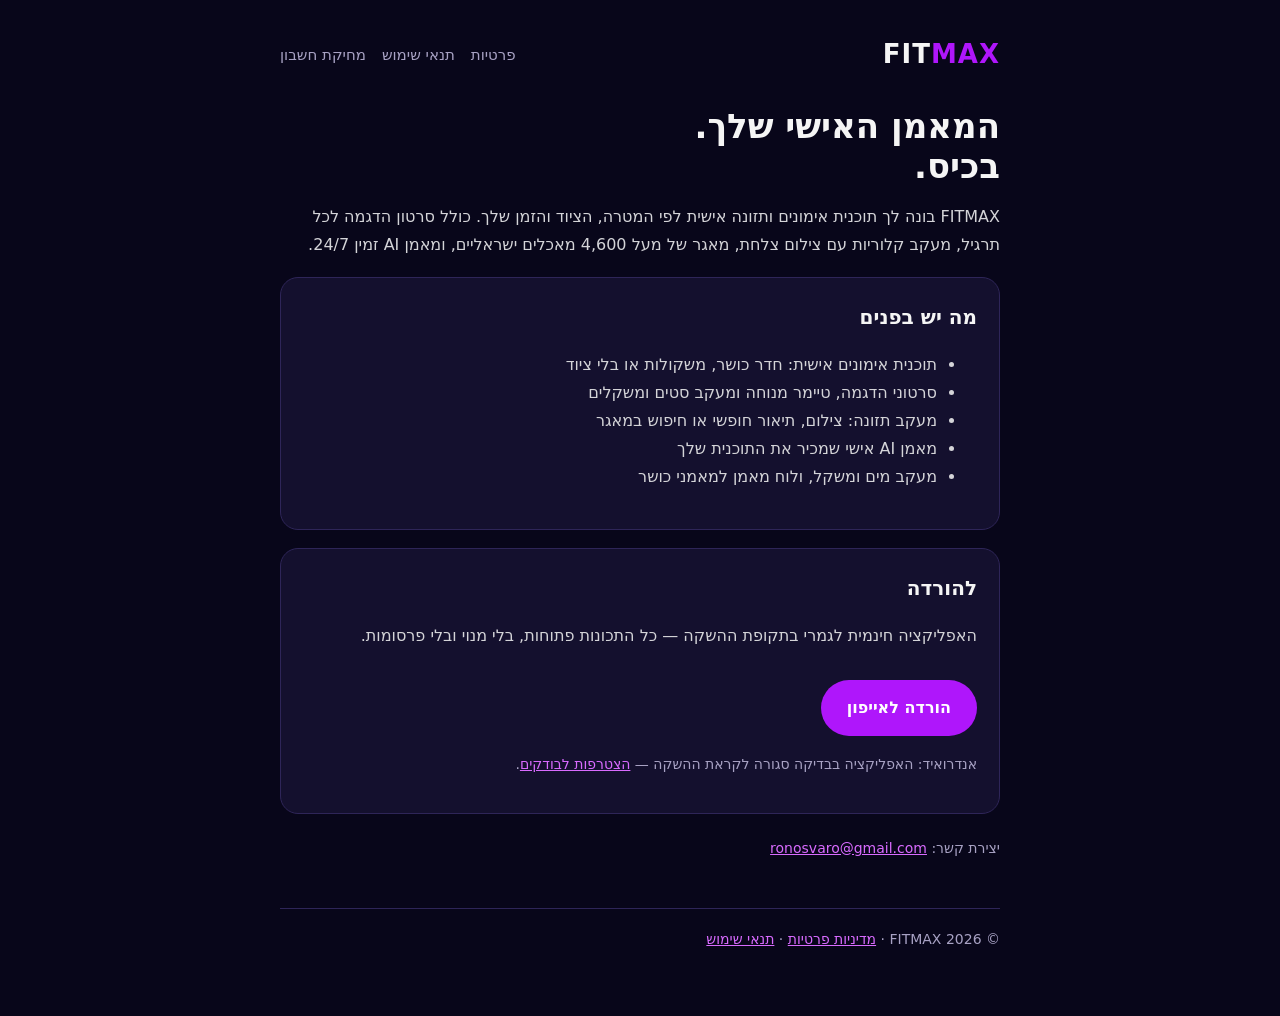
<file: index.html>
<!doctype html>
<html lang="he" dir="rtl">
<head>
<meta charset="utf-8"><meta name="viewport" content="width=device-width,initial-scale=1">
<title>FITMAX | מאמן הכושר האישי שלך</title>
<meta name="description" content="FITMAX: תוכנית אימונים ותזונה אישית, מאמן AI וסרטוני הדגמה לכל תרגיל.">
<link rel="stylesheet" href="style.css">
</head>
<body><div class="wrap">
<header><a class="brand" href="index.html">FIT<span>MAX</span></a><nav><a href="privacy.html">פרטיות</a><a href="terms.html">תנאי שימוש</a><a href="delete-account.html">מחיקת חשבון</a></nav></header>
<h1>המאמן האישי שלך.<br>בכיס.</h1>
<p>FITMAX בונה לך תוכנית אימונים ותזונה אישית לפי המטרה, הציוד והזמן שלך. כולל סרטון הדגמה לכל תרגיל, מעקב קלוריות עם צילום צלחת, מאגר של מעל 4,600 מאכלים ישראליים, ומאמן AI זמין 24/7.</p>
<div class="card">
<h2>מה יש בפנים</h2>
<ul>
<li>תוכנית אימונים אישית: חדר כושר, משקולות או בלי ציוד</li>
<li>סרטוני הדגמה, טיימר מנוחה ומעקב סטים ומשקלים</li>
<li>מעקב תזונה: צילום, תיאור חופשי או חיפוש במאגר</li>
<li>מאמן AI אישי שמכיר את התוכנית שלך</li>
<li>מעקב מים ומשקל, ולוח מאמן למאמני כושר</li>
</ul>
</div>
<div class="card" id="get">
<h2>להורדה</h2>
<p>האפליקציה חינמית לגמרי בתקופת ההשקה — כל התכונות פתוחות, בלי מנוי ובלי פרסומות.</p>
<p><a class="btn" href="https://apps.apple.com/il/app/id6815541225">הורדה לאייפון</a></p>
<p class="muted" id="android-note">אנדרואיד: האפליקציה בבדיקה סגורה לקראת ההשקה — <a href="beta/">הצטרפות לבודקים</a>.</p>
</div>

<script>
// One link goes out to everyone, so the page sends each visitor where they can actually install.
// An iPhone owner who lands on a Play link has hit a dead end, and so has the friend who sent it.
(function () {
  var ua = navigator.userAgent || '';
  if (/Android/i.test(ua)) {
    var btn = document.querySelector('#get .btn');
    btn.textContent = 'הצטרפות לבודקים באנדרואיד';
    btn.href = 'beta/';
    document.getElementById('android-note').innerHTML = 'אייפון: <a href="https://apps.apple.com/il/app/id6815541225">להורדה ב-App Store</a>.';
  }
})();
</script>

<p class="muted" style="margin-top:22px">יצירת קשר: <a href="mailto:ronosvaro@gmail.com">ronosvaro@gmail.com</a></p>
<footer class="muted">© 2026 FITMAX · <a href="privacy.html">מדיניות פרטיות</a> · <a href="terms.html">תנאי שימוש</a></footer>
</div></body>
</html>
</file>
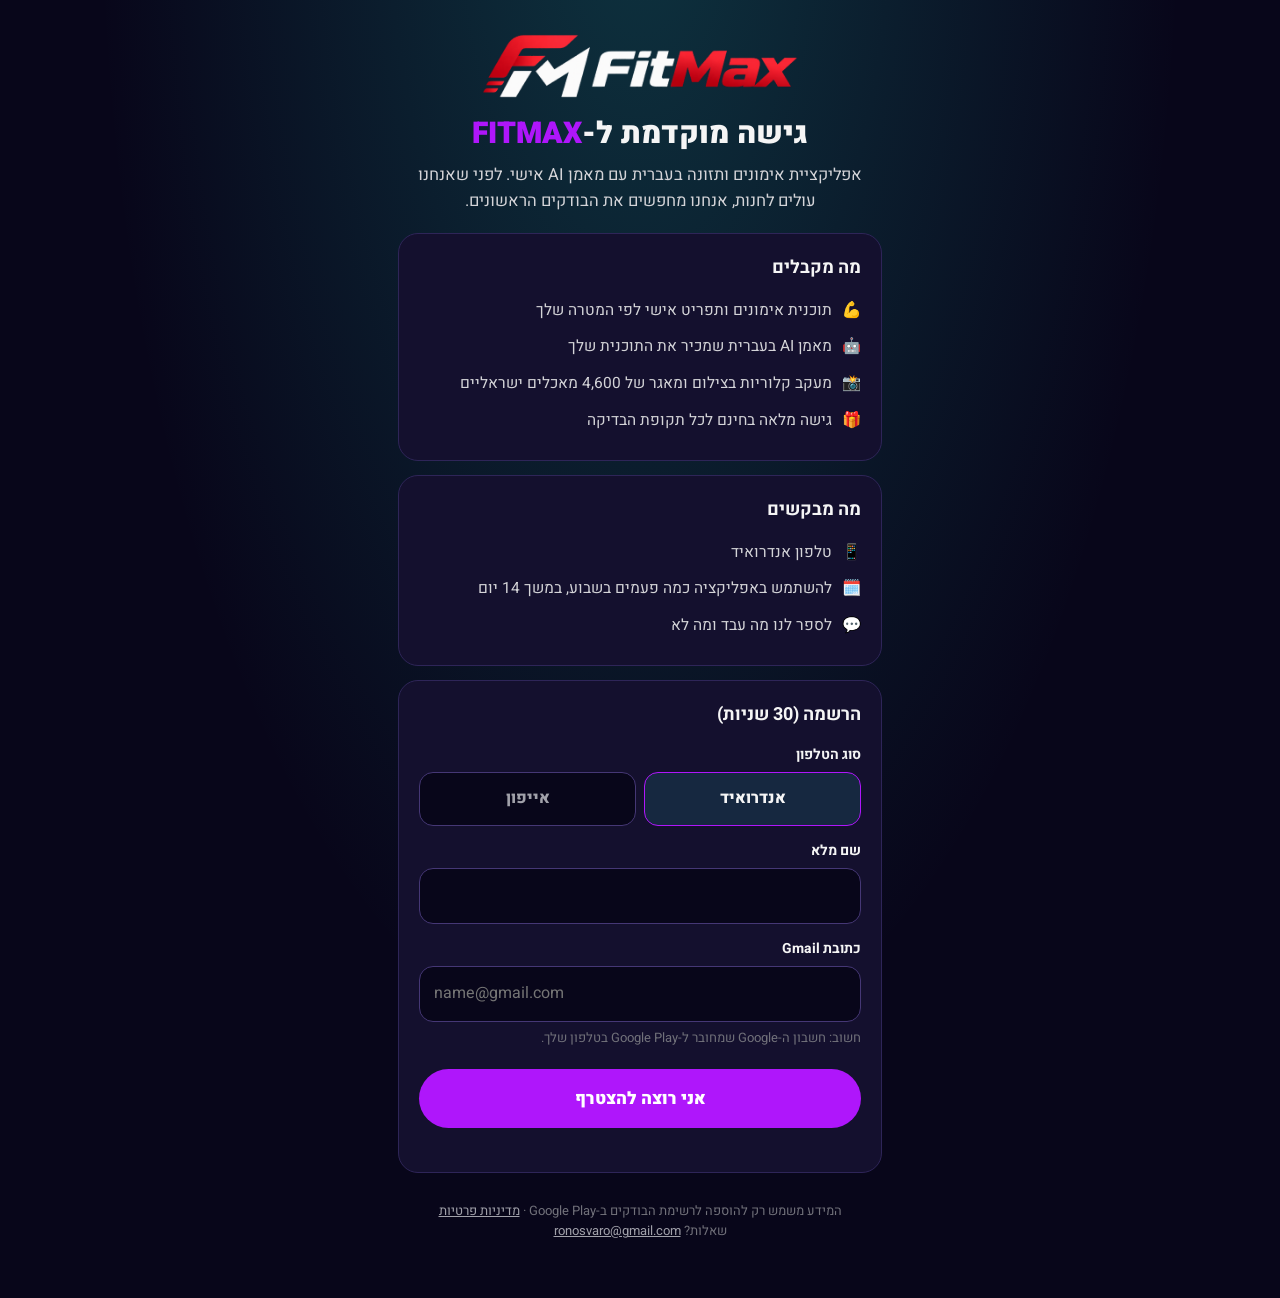
<file: beta/index.html>
<!doctype html>
<html lang="he" dir="rtl">
<head>
<meta charset="utf-8">
<meta name="viewport" content="width=device-width,initial-scale=1">
<title>FITMAX · הצטרפות לבדיקה</title>
<meta name="description" content="גישה מוקדמת ל-FITMAX: אפליקציית אימונים ותזונה בעברית עם מאמן AI. הצטרפות לבודקים הראשונים.">
<meta property="og:title" content="FITMAX · גישה מוקדמת">
<meta property="og:description" content="מחפשים בודקים ראשונים לאפליקציית האימונים והתזונה FITMAX. 30 שניות להרשמה.">
<meta property="og:image" content="https://ronosvaro-tech.github.io/fitmax/admin/logo.png">
<meta name="theme-color" content="#08061A">
<link rel="preconnect" href="https://fonts.googleapis.com">
<link href="https://fonts.googleapis.com/css2?family=Heebo:wght@400;500;700;800;900&display=swap" rel="stylesheet">
<style>
  :root { --bg:#08061A; --card:#14102E; --card2:#1D1740; --border:#2E2558; --border2:#453775; --red:#AF16FB; --red2:#FD51FA; --text:#f5f5f5; --dim:#a1a1aa; --mute:#71717a; --ok:#22c55e; }
  * { box-sizing:border-box; }
  body { margin:0; background:var(--bg); color:var(--text); font-family:'Heebo',system-ui,-apple-system,'Segoe UI',Arial,sans-serif; line-height:1.6;
    background-image:radial-gradient(ellipse at 50% -10%, rgba(34,211,197,.22), transparent 60%); background-repeat:no-repeat; min-height:100vh; }
  .wrap { max-width:520px; margin:0 auto; padding:28px 18px 56px; }
  .logo { display:block; height:64px; margin:6px auto 18px; }
  h1 { font-size:30px; line-height:1.2; margin:0 0 10px; font-weight:900; text-align:center; }
  h1 span { color:var(--red); }
  .lead { color:#d4d4d8; text-align:center; margin:0 0 18px; font-size:16.5px; }
  .count { display:flex; justify-content:center; margin:0 0 18px; }
  .count b { background:rgba(34,211,197,.14); border:1px solid rgba(34,211,197,.45); color:#7FF3E7; border-radius:999px; padding:5px 14px; font-size:14px; font-weight:800; }
  .card { background:var(--card); border:1px solid var(--border); border-radius:20px; padding:20px; margin-top:14px; }
  .card h2 { font-size:18px; margin:0 0 10px; }
  ul.perks { list-style:none; padding:0; margin:0; }
  ul.perks li { display:flex; gap:10px; padding:6px 0; color:#d4d4d8; font-size:15.5px; }
  ul.perks li i { font-style:normal; flex:none; }
  label { display:block; font-weight:700; font-size:14px; margin:14px 0 6px; }
  input[type=text], input[type=email] { width:100%; background:var(--bg); color:var(--text); border:1px solid var(--border2); border-radius:14px; padding:14px; font:inherit; font-size:16px; }
  input:focus { outline:none; border-color:var(--red); }
  input.ltr { direction:ltr; text-align:left; }
  .hint { color:var(--mute); font-size:13px; margin-top:6px; }
  .seg { display:grid; grid-template-columns:1fr 1fr; gap:8px; }
  .seg button { background:var(--bg); color:var(--dim); border:1px solid var(--border2); border-radius:14px; padding:13px; font:inherit; font-weight:800; cursor:pointer; }
  .seg button.on { color:var(--text); border-color:var(--red); background:rgba(34,211,197,.12); }
  .btn { display:block; width:100%; background:var(--red); color:#fff; border:0; border-radius:999px; padding:16px; font:inherit; font-size:17px; font-weight:900; cursor:pointer; margin-top:20px; text-align:center; text-decoration:none; }
  .btn:hover { background:var(--red2); }
  .btn:disabled { opacity:.5; cursor:default; }
  .err { color:#7FF3E7; font-size:14px; margin-top:10px; min-height:1em; text-align:center; }
  .note { background:var(--card2); border:1px solid var(--border2); border-radius:14px; padding:12px 14px; color:#d4d4d8; font-size:14.5px; margin-top:12px; }
  ol.steps { padding-inline-start:0; list-style:none; counter-reset:s; margin:0; }
  ol.steps li { counter-increment:s; display:flex; gap:12px; padding:9px 0; color:#d4d4d8; font-size:15.5px; }
  ol.steps li::before { content:counter(s); flex:none; width:28px; height:28px; border-radius:50%; background:var(--red); color:#fff; font-weight:900; display:grid; place-items:center; font-size:14px; }
  .ok { text-align:center; }
  .ok .big { font-size:52px; line-height:1; }
  input.hp { position:absolute; width:1px; height:1px; margin:0; padding:0; border:0; opacity:0; overflow:hidden; clip-path:inset(50%); pointer-events:none; }
  footer { text-align:center; color:var(--mute); font-size:13px; margin-top:28px; }
  footer a { color:var(--dim); }
  [hidden] { display:none !important; }
</style>
</head>
<body>
<div class="wrap">
  <img class="logo" src="../admin/logo.png" alt="FITMAX">
  <h1>גישה מוקדמת ל-<span>FITMAX</span></h1>
  <p class="lead">אפליקציית אימונים ותזונה בעברית עם מאמן AI אישי. לפני שאנחנו עולים לחנות, אנחנו מחפשים את הבודקים הראשונים.</p>
  <div class="count" id="countWrap" hidden><b id="count"></b></div>

  <section id="formView">
    <div class="card">
      <h2>מה מקבלים</h2>
      <ul class="perks">
        <li><i>💪</i>תוכנית אימונים ותפריט אישי לפי המטרה שלך</li>
        <li><i>🤖</i>מאמן AI בעברית שמכיר את התוכנית שלך</li>
        <li><i>📸</i>מעקב קלוריות בצילום ומאגר של 4,600 מאכלים ישראליים</li>
        <li><i>🎁</i>גישה מלאה בחינם לכל תקופת הבדיקה</li>
      </ul>
    </div>

    <div class="card">
      <h2>מה מבקשים</h2>
      <ul class="perks">
        <li><i>📱</i>טלפון אנדרואיד</li>
        <li><i>🗓️</i>להשתמש באפליקציה כמה פעמים בשבוע, במשך 14 יום</li>
        <li><i>💬</i>לספר לנו מה עבד ומה לא</li>
      </ul>
    </div>

    <form class="card" id="form" novalidate>
      <h2>הרשמה (30 שניות)</h2>
      <label>סוג הטלפון</label>
      <div class="seg" id="device">
        <button type="button" data-v="android" class="on">אנדרואיד</button>
        <button type="button" data-v="iphone">אייפון</button>
      </div>
      <div class="note" id="iphoneNote" hidden>כרגע הבדיקה פתוחה רק לטלפוני אנדרואיד. גרסת אייפון בדרך, ונשמח שתצטרפו אז 🙏</div>

      <div id="fields">
        <label for="name">שם מלא</label>
        <input type="text" id="name" autocomplete="name" maxlength="80" required>

        <label for="email">כתובת Gmail</label>
        <input type="email" id="email" class="ltr" autocomplete="email" inputmode="email" maxlength="120" placeholder="name@gmail.com" required>
        <div class="hint">חשוב: חשבון ה-Google שמחובר ל-Google Play בטלפון שלך.</div>

        <input type="text" id="website" class="hp" tabindex="-1" autocomplete="off" aria-hidden="true">
        <button class="btn" id="submit" type="submit">אני רוצה להצטרף</button>
        <div class="err" id="err" role="alert"></div>
      </div>
    </form>
  </section>

  <section id="doneView" hidden>
    <div class="card ok">
      <div class="big">🎉</div>
      <h2 style="margin-top:10px" id="doneTitle">נרשמת בהצלחה!</h2>
      <p style="color:#d4d4d8;margin:0" id="doneText">נוסיף את הכתובת שלך לרשימת הבודקים.</p>
      <a href="#" id="another" style="display:inline-block;margin-top:12px;color:var(--dim);font-size:14px">לרשום אדם נוסף</a>
    </div>
  </section>

  <section id="joinView" hidden>
    <div class="card">
      <h2>איך מתקינים</h2>
      <ol class="steps">
        <li><span>פותחים את הקישור <b>מהטלפון</b>, מחוברים לאותו Gmail שנרשמתם איתו</span></li>
        <li><span>לוחצים <b>Become a tester</b> (הצטרפות כבודק)</span></li>
        <li><span>לוחצים <b>Download it on Google Play</b> ומתקינים</span></li>
        <li><span>משתמשים באפליקציה לפחות 14 יום, ולא יוצאים מהבדיקה 💪</span></li>
      </ol>
      <a class="btn" id="joinBtn" href="#" target="_blank" rel="noopener">להצטרפות לבדיקה ב-Google Play</a>
      <div class="note">מופיע "האפליקציה לא זמינה"? כנראה עוד לא הוספנו את הכתובת שלך. זה קורה תוך 24 שעות מההרשמה, נסו שוב אחר כך.</div>
    </div>
  </section>

  <section id="waitView" hidden>
    <div class="card">
      <h2>מה הלאה</h2>
      <ol class="steps">
        <li><span>אנחנו מוסיפים את הכתובת שלך לרשימת הבודקים</span></li>
        <li><span>ברגע ש-Google מאשרת את הגרסה, קישור ההתקנה יופיע <b>בדף הזה</b> וגם בקבוצת הוואטסאפ</span></li>
        <li><span>מתקינים ומשתמשים לפחות 14 יום 💪</span></li>
      </ol>
      <div class="note">שמרו את הקישור לדף הזה כדי לחזור אליו.</div>
    </div>
  </section>

  <footer>
    המידע משמש רק להוספה לרשימת הבודקים ב-Google Play · <a href="../privacy.html">מדיניות פרטיות</a><br>
    שאלות? <a href="mailto:ronosvaro@gmail.com">ronosvaro@gmail.com</a>
  </footer>
</div>

<script>
const SUPABASE_URL = 'https://amwlcoytipvrbawsejoz.supabase.co';
const SUPABASE_KEY = 'sb_publishable_6-Vuatxy4397mCz6_7DzIg_L_QkvfRI';
const H = { apikey: SUPABASE_KEY, Authorization: 'Bearer ' + SUPABASE_KEY, 'Content-Type': 'application/json' };
const $ = (id) => document.getElementById(id);
const DONE_KEY = 'fitmax-beta-signed';
let joinUrl = null;

function store(get, val) {
  try { return get ? localStorage.getItem(DONE_KEY) : localStorage.setItem(DONE_KEY, val); } catch { return null; }
}

async function loadCount() {
  try {
    const r = await fetch(SUPABASE_URL + '/rest/v1/rpc/beta_signup_count', { method: 'POST', headers: H, body: '{}' });
    const n = await r.json();
    if (typeof n === 'number' && n >= 3) { $('count').textContent = `${n} כבר נרשמו`; $('countWrap').hidden = false; }
  } catch {}
}

async function loadJoinUrl() {
  try {
    const r = await fetch(SUPABASE_URL + '/rest/v1/app_config?key=eq.beta_join_url&select=value', { headers: H });
    const rows = await r.json();
    const v = rows?.[0]?.value;
    if (typeof v === 'string' && /^https:\/\//.test(v)) joinUrl = v;
  } catch {}
}

function showNext(alreadySigned) {
  if (alreadySigned) {
    $('formView').hidden = true;
    $('doneView').hidden = false;
  }
  if (joinUrl) {
    $('joinBtn').href = joinUrl;
    $('joinView').hidden = false;
    $('waitView').hidden = true;
  } else if (alreadySigned) {
    $('waitView').hidden = false;
  }
}

// Device toggle: iPhone users can't join an Android test yet.
let device = 'android';
$('device').querySelectorAll('button').forEach((b) => (b.onclick = () => {
  device = b.dataset.v;
  $('device').querySelectorAll('button').forEach((x) => x.classList.toggle('on', x === b));
  $('iphoneNote').hidden = device !== 'iphone';
  $('fields').hidden = device === 'iphone';
}));

$('another').onclick = (e) => {
  e.preventDefault();
  $('name').value = '';
  $('email').value = '';
  $('doneTitle').textContent = 'נרשמת בהצלחה!';
  $('doneText').textContent = 'נוסיף את הכתובת שלך לרשימת הבודקים.';
  ['doneView', 'waitView', 'joinView'].forEach((id) => ($(id).hidden = true));
  $('formView').hidden = false;
};

$('form').onsubmit = async (e) => {
  e.preventDefault();
  if ($('website').value) return; // honeypot
  const name = $('name').value.trim();
  const email = $('email').value.trim().toLowerCase();
  $('err').textContent = '';
  if (name.length < 2) return ($('err').textContent = 'נא למלא שם מלא');
  if (!/^[^@\s]+@[^@\s]+\.[^@\s]+$/.test(email)) return ($('err').textContent = 'כתובת האימייל לא תקינה');
  $('submit').disabled = true;
  $('submit').textContent = 'שולח…';
  try {
    const r = await fetch(SUPABASE_URL + '/rest/v1/beta_signups', { method: 'POST', headers: { ...H, Prefer: 'return=minimal' }, body: JSON.stringify({ name, email }) });
    if (r.status === 409) {
      $('doneTitle').textContent = 'כבר נרשמת 👍';
      $('doneText').textContent = 'הכתובת הזאת כבר ברשימת הבודקים.';
    } else if (!r.ok) {
      throw new Error(String(r.status));
    } else if (!email.endsWith('@gmail.com')) {
      $('doneText').textContent = 'נוסיף את הכתובת לרשימת הבודקים. ודאו שזה חשבון ה-Google שמחובר ל-Google Play בטלפון.';
    }
    store(false, email);
    showNext(true);
    loadCount();
    window.scrollTo({ top: 0, behavior: 'smooth' });
  } catch {
    $('err').textContent = 'משהו השתבש. נסו שוב בעוד רגע.';
  } finally {
    $('submit').disabled = false;
    $('submit').textContent = 'אני רוצה להצטרף';
  }
};

(async () => {
  await Promise.all([loadJoinUrl(), loadCount()]);
  showNext(!!store(true));
})();
</script>
</body>
</html>
</file>
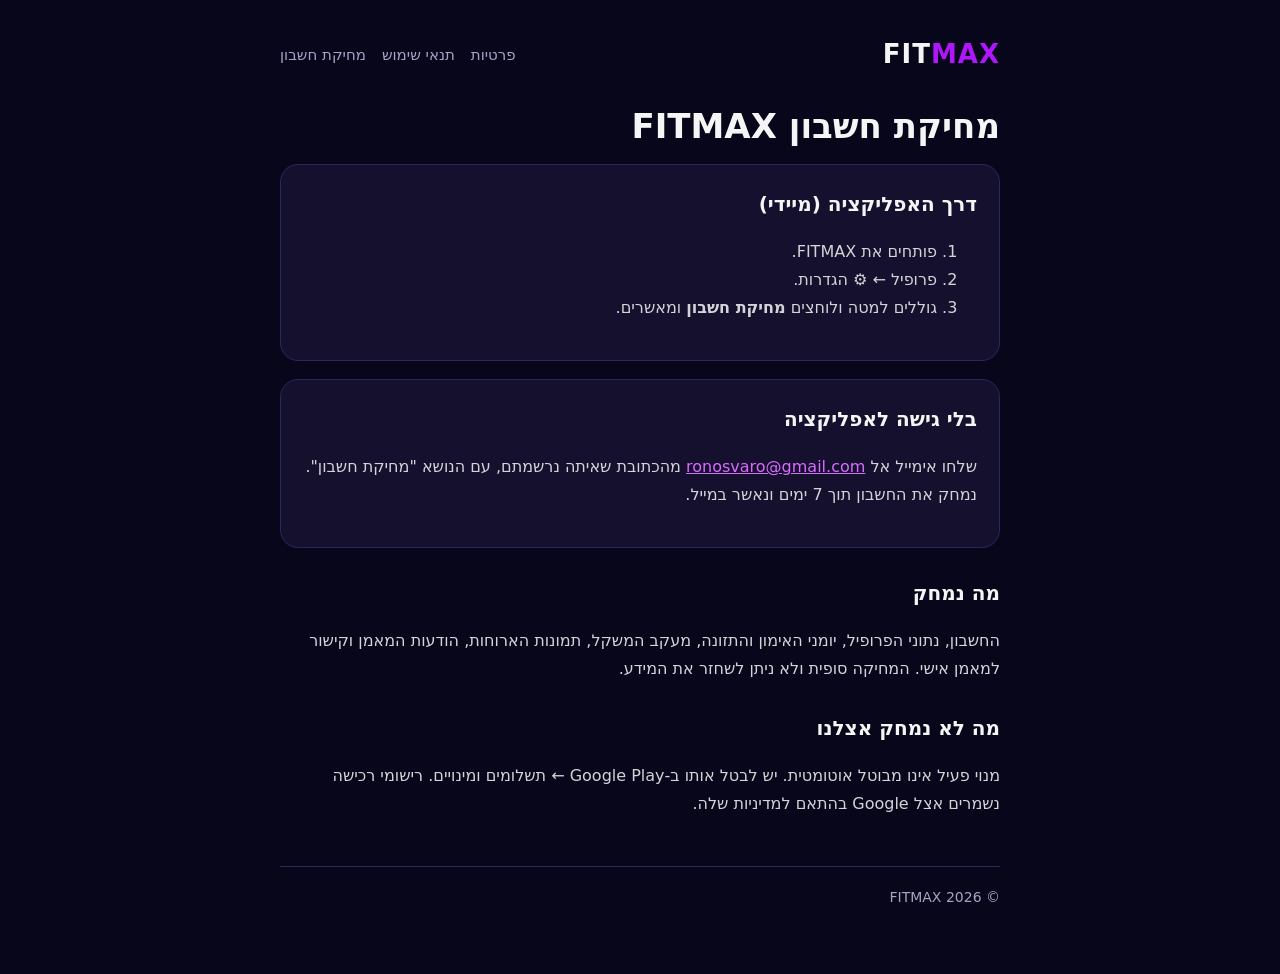
<file: delete-account.html>
<!doctype html>
<html lang="he" dir="rtl">
<head>
<meta charset="utf-8"><meta name="viewport" content="width=device-width,initial-scale=1">
<title>מחיקת חשבון | FITMAX</title>
<link rel="stylesheet" href="style.css">
</head>
<body><div class="wrap">
<header><a class="brand" href="index.html">FIT<span>MAX</span></a><nav><a href="privacy.html">פרטיות</a><a href="terms.html">תנאי שימוש</a><a href="delete-account.html">מחיקת חשבון</a></nav></header>
<h1>מחיקת חשבון FITMAX</h1>

<div class="card">
<h2>דרך האפליקציה (מיידי)</h2>
<ol>
<li>פותחים את FITMAX.</li>
<li>פרופיל ← ⚙️ הגדרות.</li>
<li>גוללים למטה ולוחצים <b>מחיקת חשבון</b> ומאשרים.</li>
</ol>
</div>

<div class="card">
<h2>בלי גישה לאפליקציה</h2>
<p>שלחו אימייל אל <a href="mailto:ronosvaro@gmail.com?subject=FITMAX%20-%20מחיקת%20חשבון">ronosvaro@gmail.com</a> מהכתובת שאיתה נרשמתם, עם הנושא "מחיקת חשבון". נמחק את החשבון תוך 7 ימים ונאשר במייל.</p>
</div>

<h2>מה נמחק</h2>
<p>החשבון, נתוני הפרופיל, יומני האימון והתזונה, מעקב המשקל, תמונות הארוחות, הודעות המאמן וקישור למאמן אישי. המחיקה סופית ולא ניתן לשחזר את המידע.</p>
<h2>מה לא נמחק אצלנו</h2>
<p>מנוי פעיל אינו מבוטל אוטומטית. יש לבטל אותו ב-Google Play ← תשלומים ומינויים. רישומי רכישה נשמרים אצל Google בהתאם למדיניות שלה.</p>

<footer class="muted">© 2026 FITMAX</footer>
</div></body>
</html>
</file>
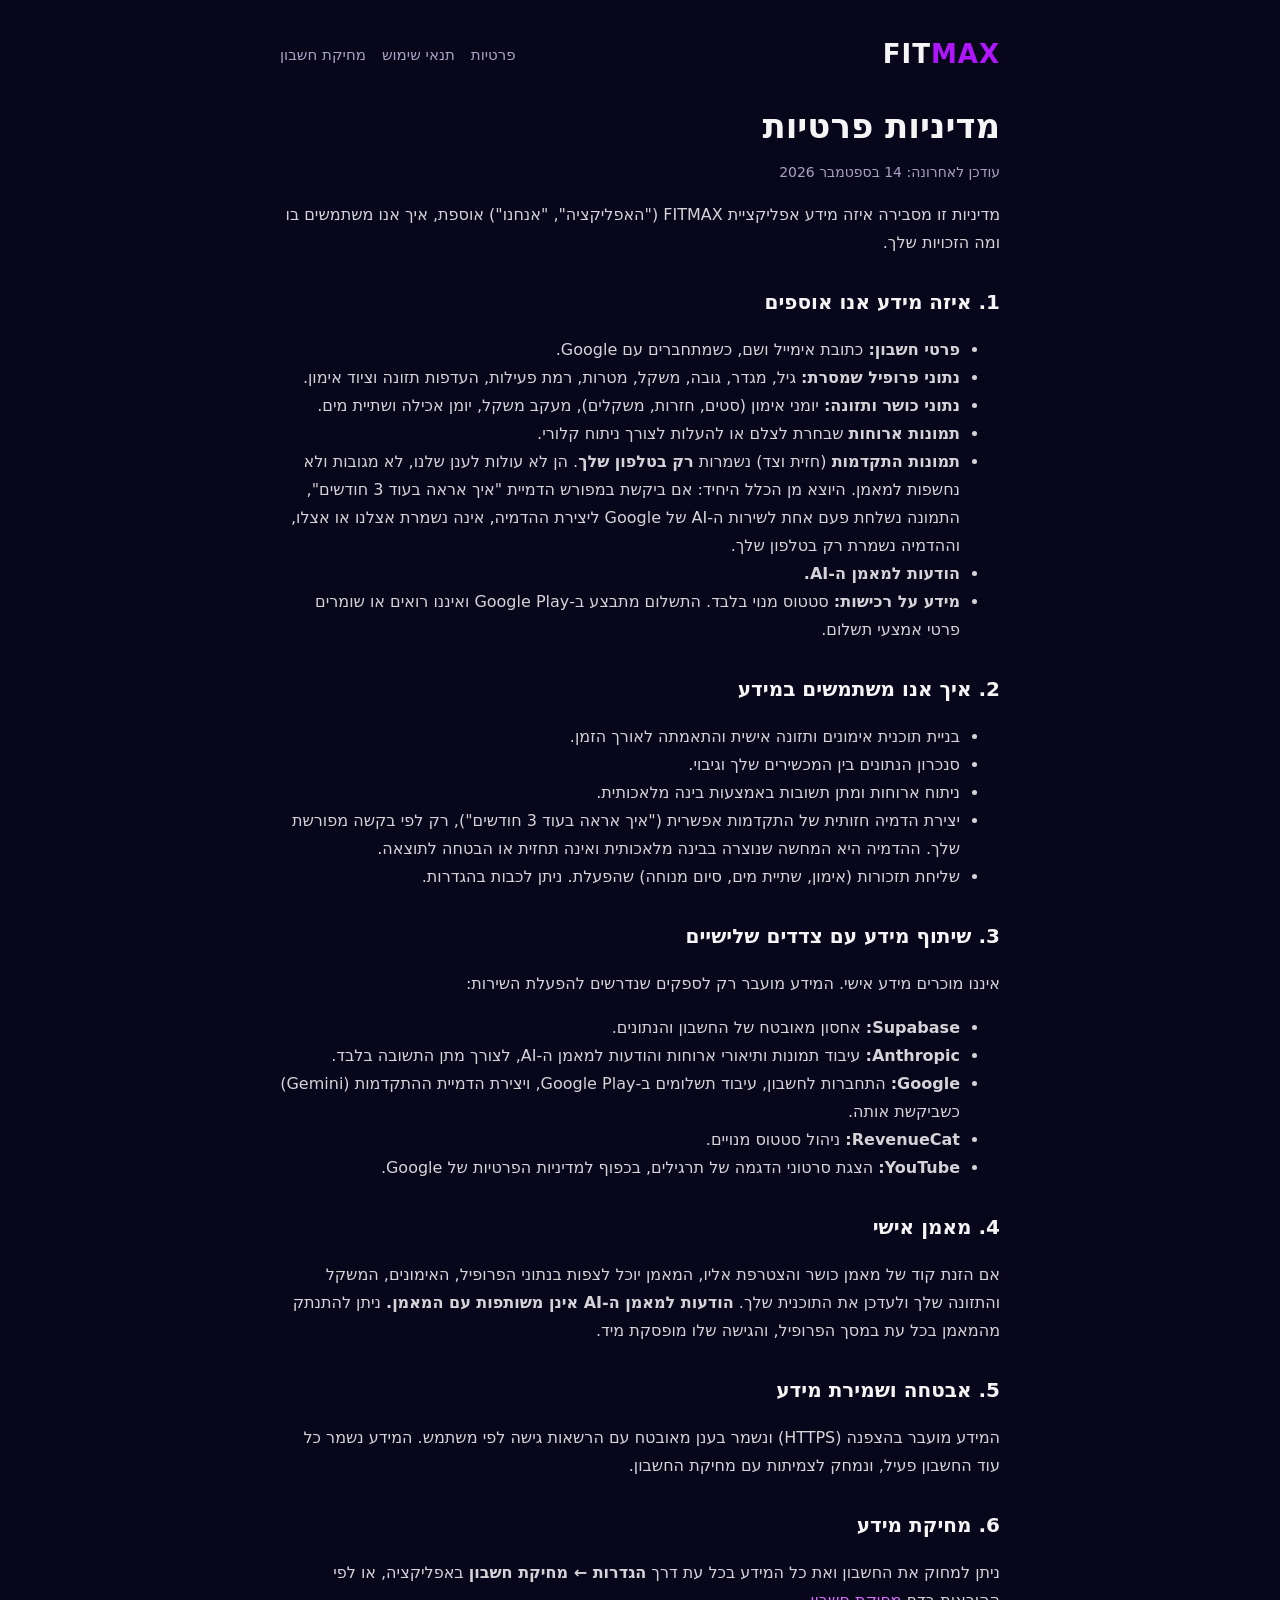
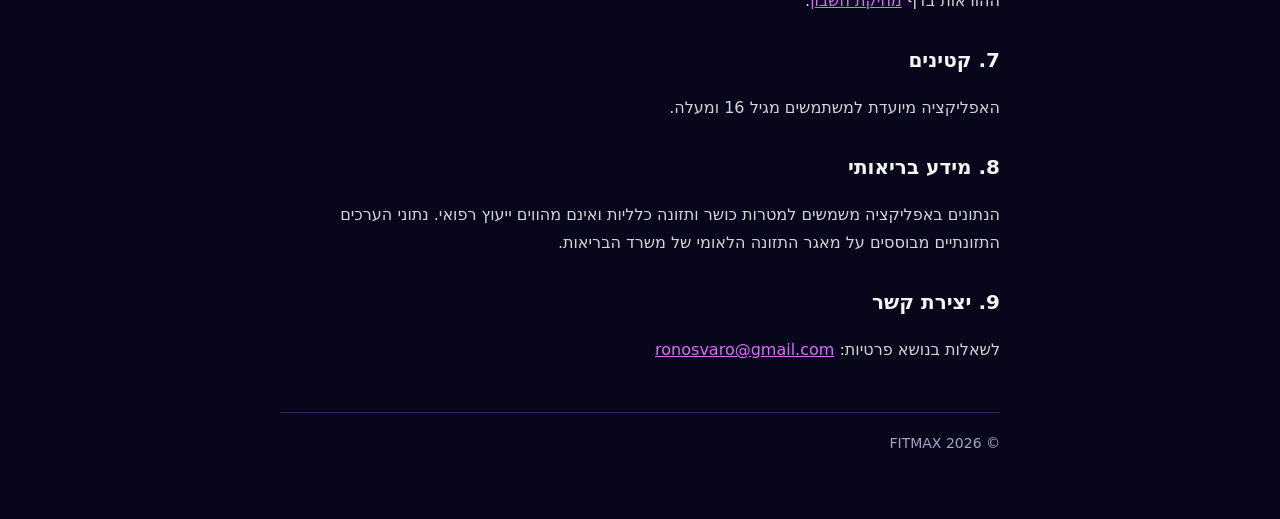
<file: privacy.html>
<!doctype html>
<html lang="he" dir="rtl">
<head>
<meta charset="utf-8"><meta name="viewport" content="width=device-width,initial-scale=1">
<title>מדיניות פרטיות | FITMAX</title>
<link rel="stylesheet" href="style.css">
</head>
<body><div class="wrap">
<header><a class="brand" href="index.html">FIT<span>MAX</span></a><nav><a href="privacy.html">פרטיות</a><a href="terms.html">תנאי שימוש</a><a href="delete-account.html">מחיקת חשבון</a></nav></header>
<h1>מדיניות פרטיות</h1>
<p class="muted">עודכן לאחרונה: 14 בספטמבר 2026</p>

<p>מדיניות זו מסבירה איזה מידע אפליקציית FITMAX ("האפליקציה", "אנחנו") אוספת, איך אנו משתמשים בו ומה הזכויות שלך.</p>

<h2>1. איזה מידע אנו אוספים</h2>
<ul>
<li><b>פרטי חשבון:</b> כתובת אימייל ושם, כשמתחברים עם Google.</li>
<li><b>נתוני פרופיל שמסרת:</b> גיל, מגדר, גובה, משקל, מטרות, רמת פעילות, העדפות תזונה וציוד אימון.</li>
<li><b>נתוני כושר ותזונה:</b> יומני אימון (סטים, חזרות, משקלים), מעקב משקל, יומן אכילה ושתיית מים.</li>
<li><b>תמונות ארוחות</b> שבחרת לצלם או להעלות לצורך ניתוח קלורי.</li>
<li><b>תמונות התקדמות</b> (חזית וצד) נשמרות <b>רק בטלפון שלך</b>. הן לא עולות לענן שלנו, לא מגובות ולא נחשפות למאמן. היוצא מן הכלל היחיד: אם ביקשת במפורש הדמיית "איך אראה בעוד 3 חודשים", התמונה נשלחת פעם אחת לשירות ה-AI של Google ליצירת ההדמיה, אינה נשמרת אצלנו או אצלו, וההדמיה נשמרת רק בטלפון שלך.</li>
<li><b>הודעות למאמן ה-AI.</b></li>
<li><b>מידע על רכישות:</b> סטטוס מנוי בלבד. התשלום מתבצע ב-Google Play ואיננו רואים או שומרים פרטי אמצעי תשלום.</li>
</ul>

<h2>2. איך אנו משתמשים במידע</h2>
<ul>
<li>בניית תוכנית אימונים ותזונה אישית והתאמתה לאורך הזמן.</li>
<li>סנכרון הנתונים בין המכשירים שלך וגיבוי.</li>
<li>ניתוח ארוחות ומתן תשובות באמצעות בינה מלאכותית.</li>
<li>יצירת הדמיה חזותית של התקדמות אפשרית ("איך אראה בעוד 3 חודשים"), רק לפי בקשה מפורשת שלך. ההדמיה היא המחשה שנוצרה בבינה מלאכותית ואינה תחזית או הבטחה לתוצאה.</li>
<li>שליחת תזכורות (אימון, שתיית מים, סיום מנוחה) שהפעלת. ניתן לכבות בהגדרות.</li>
</ul>

<h2>3. שיתוף מידע עם צדדים שלישיים</h2>
<p>איננו מוכרים מידע אישי. המידע מועבר רק לספקים שנדרשים להפעלת השירות:</p>
<ul>
<li><b>Supabase:</b> אחסון מאובטח של החשבון והנתונים.</li>
<li><b>Anthropic:</b> עיבוד תמונות ותיאורי ארוחות והודעות למאמן ה-AI, לצורך מתן התשובה בלבד.</li>
<li><b>Google:</b> התחברות לחשבון, עיבוד תשלומים ב-Google Play, ויצירת הדמיית ההתקדמות (Gemini) כשביקשת אותה.</li>
<li><b>RevenueCat:</b> ניהול סטטוס מנויים.</li>
<li><b>YouTube:</b> הצגת סרטוני הדגמה של תרגילים, בכפוף למדיניות הפרטיות של Google.</li>
</ul>

<h2>4. מאמן אישי</h2>
<p>אם הזנת קוד של מאמן כושר והצטרפת אליו, המאמן יוכל לצפות בנתוני הפרופיל, האימונים, המשקל והתזונה שלך ולעדכן את התוכנית שלך. <b>הודעות למאמן ה-AI אינן משותפות עם המאמן.</b> ניתן להתנתק מהמאמן בכל עת במסך הפרופיל, והגישה שלו מופסקת מיד.</p>

<h2>5. אבטחה ושמירת מידע</h2>
<p>המידע מועבר בהצפנה (HTTPS) ונשמר בענן מאובטח עם הרשאות גישה לפי משתמש. המידע נשמר כל עוד החשבון פעיל, ונמחק לצמיתות עם מחיקת החשבון.</p>

<h2>6. מחיקת מידע</h2>
<p>ניתן למחוק את החשבון ואת כל המידע בכל עת דרך <b>הגדרות ← מחיקת חשבון</b> באפליקציה, או לפי ההוראות בדף <a href="delete-account.html">מחיקת חשבון</a>.</p>

<h2>7. קטינים</h2>
<p>האפליקציה מיועדת למשתמשים מגיל 16 ומעלה.</p>

<h2>8. מידע בריאותי</h2>
<p>הנתונים באפליקציה משמשים למטרות כושר ותזונה כלליות ואינם מהווים ייעוץ רפואי. נתוני הערכים התזונתיים מבוססים על מאגר התזונה הלאומי של משרד הבריאות.</p>

<h2>9. יצירת קשר</h2>
<p>לשאלות בנושא פרטיות: <a href="mailto:ronosvaro@gmail.com">ronosvaro@gmail.com</a></p>

<footer class="muted">© 2026 FITMAX</footer>
</div></body>
</html>
</file>
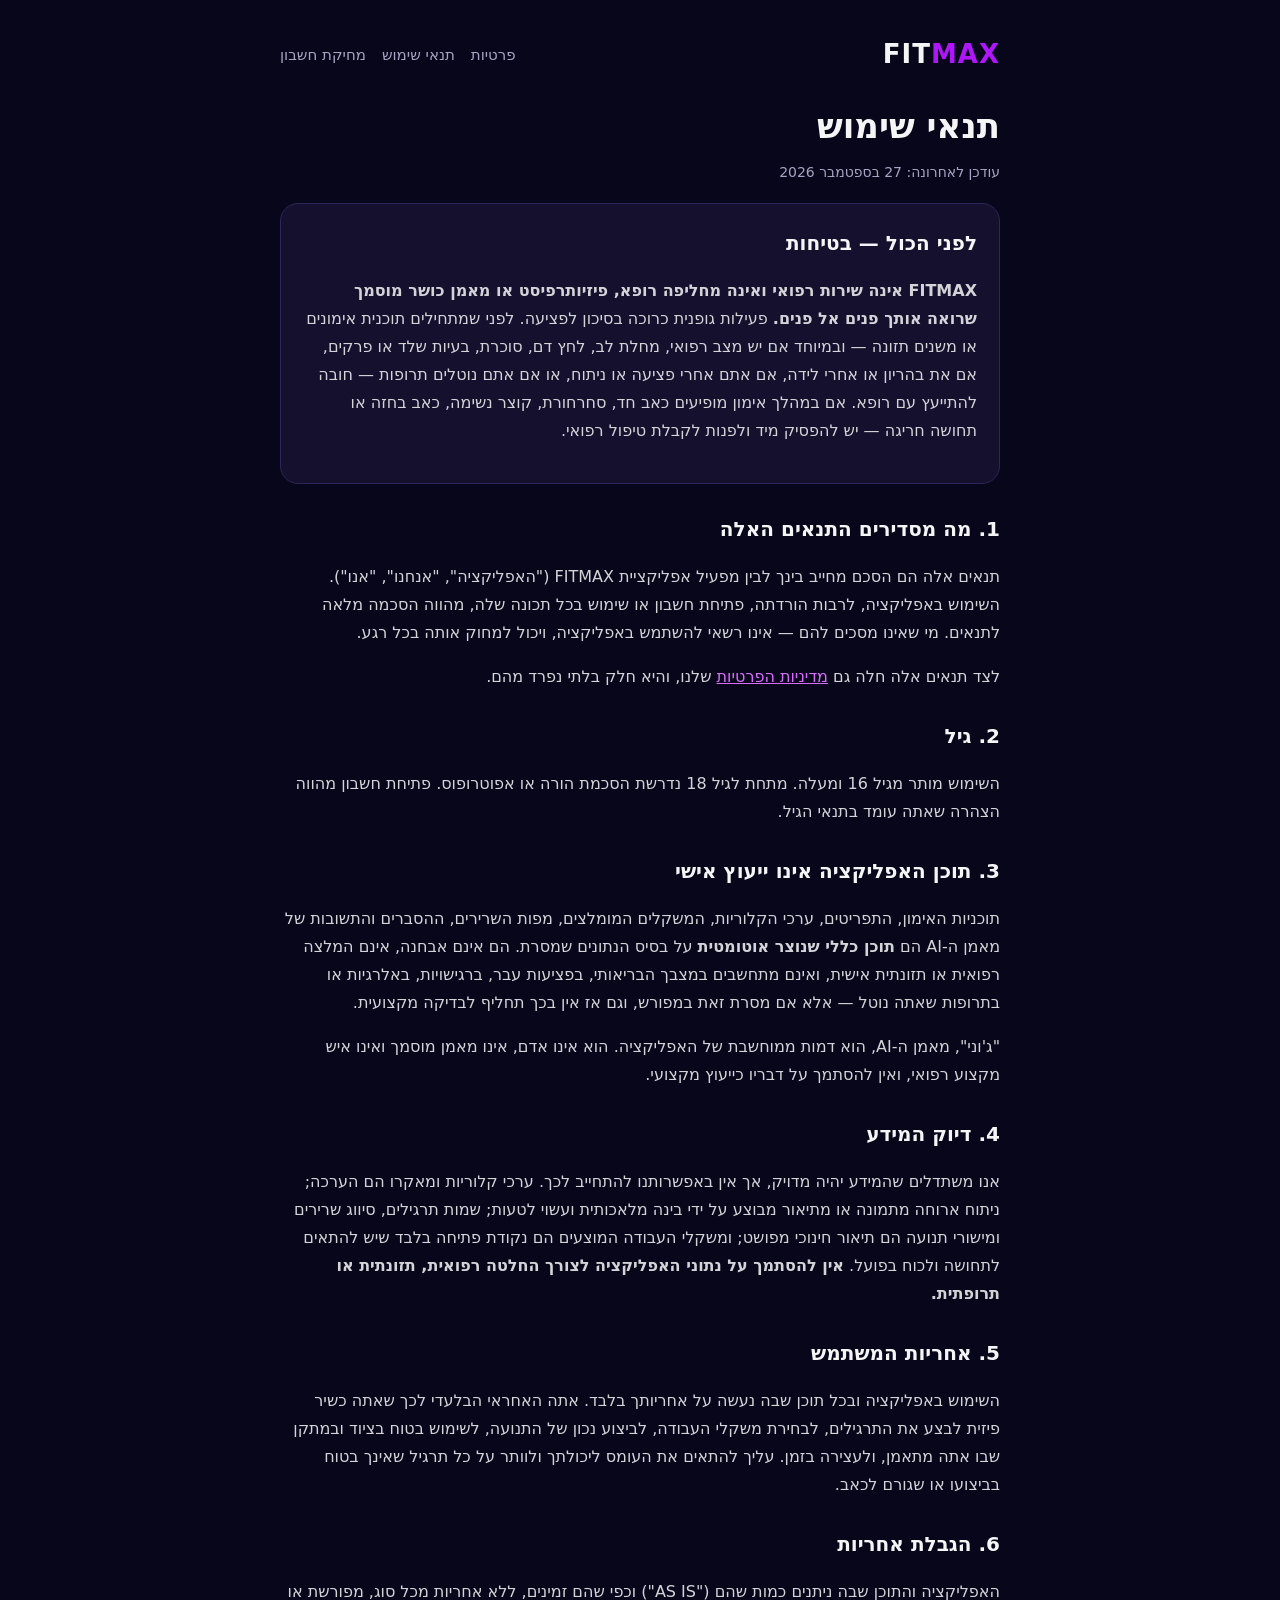
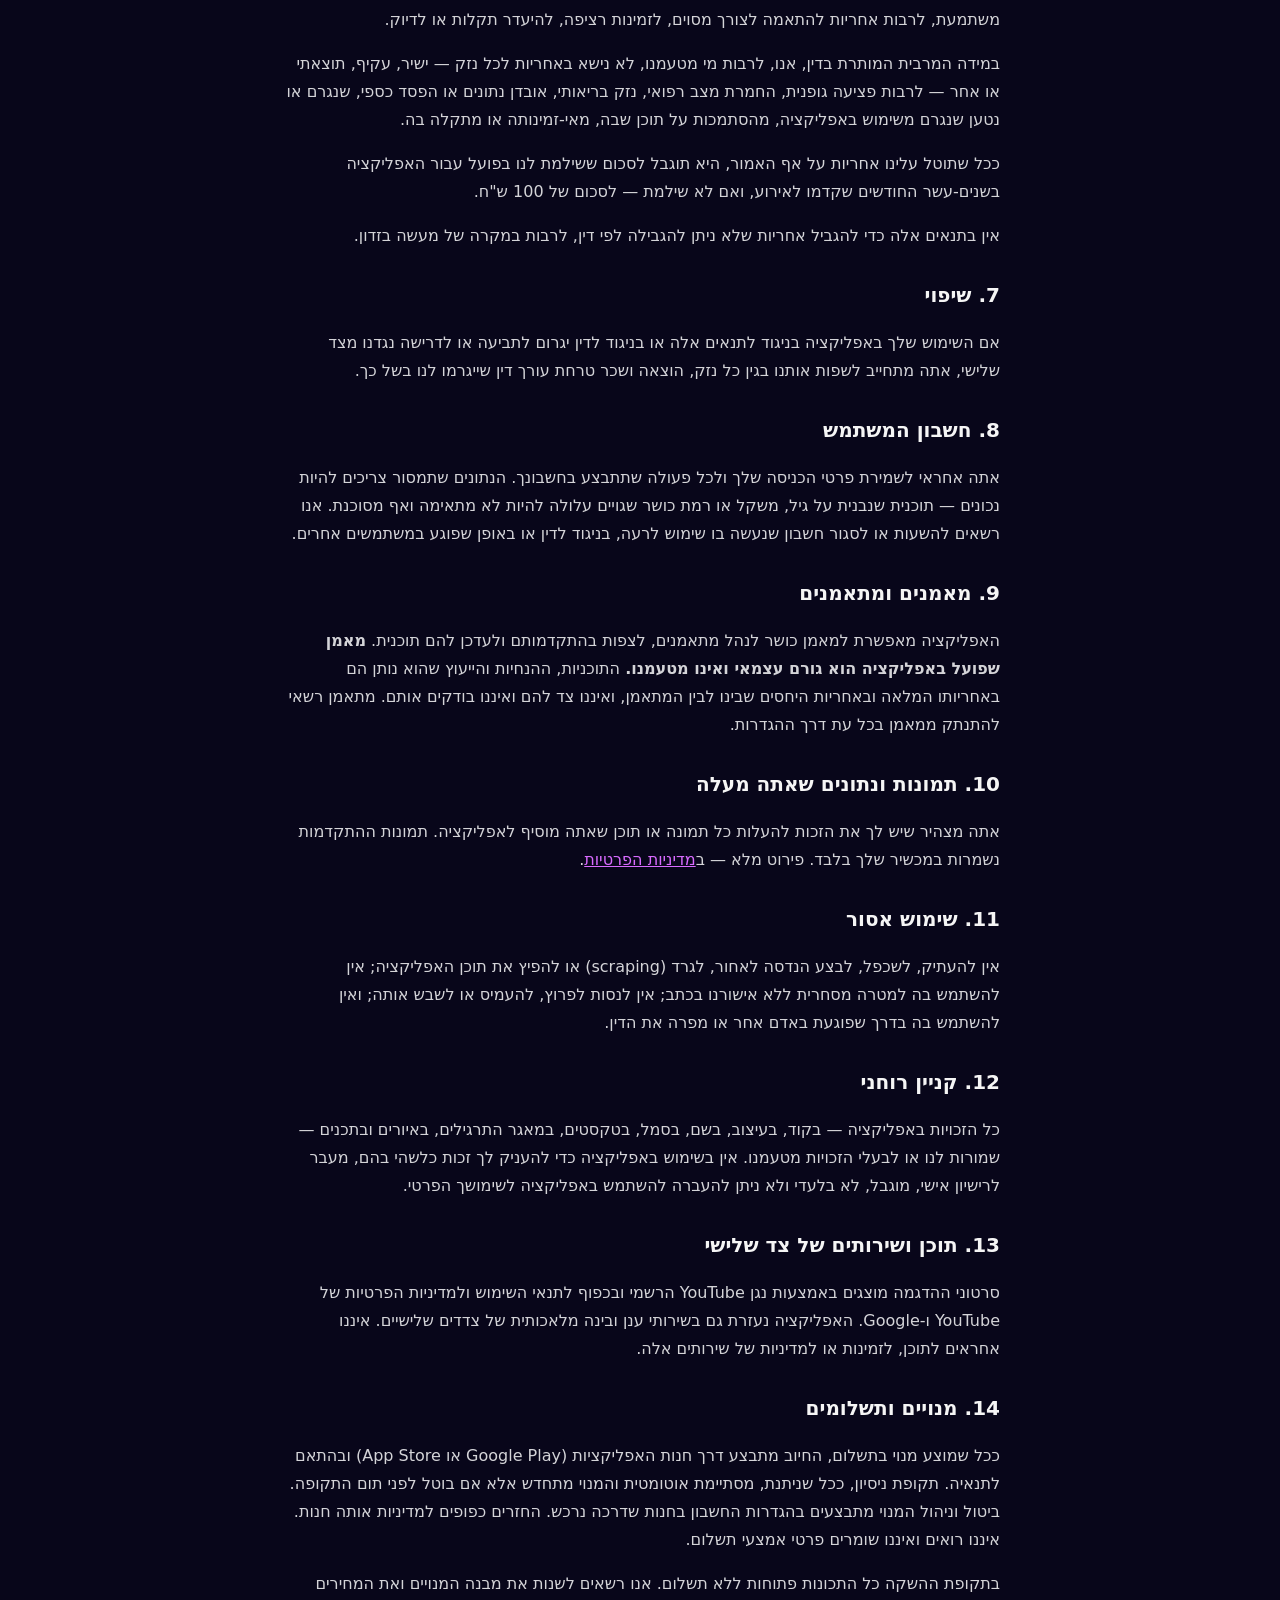
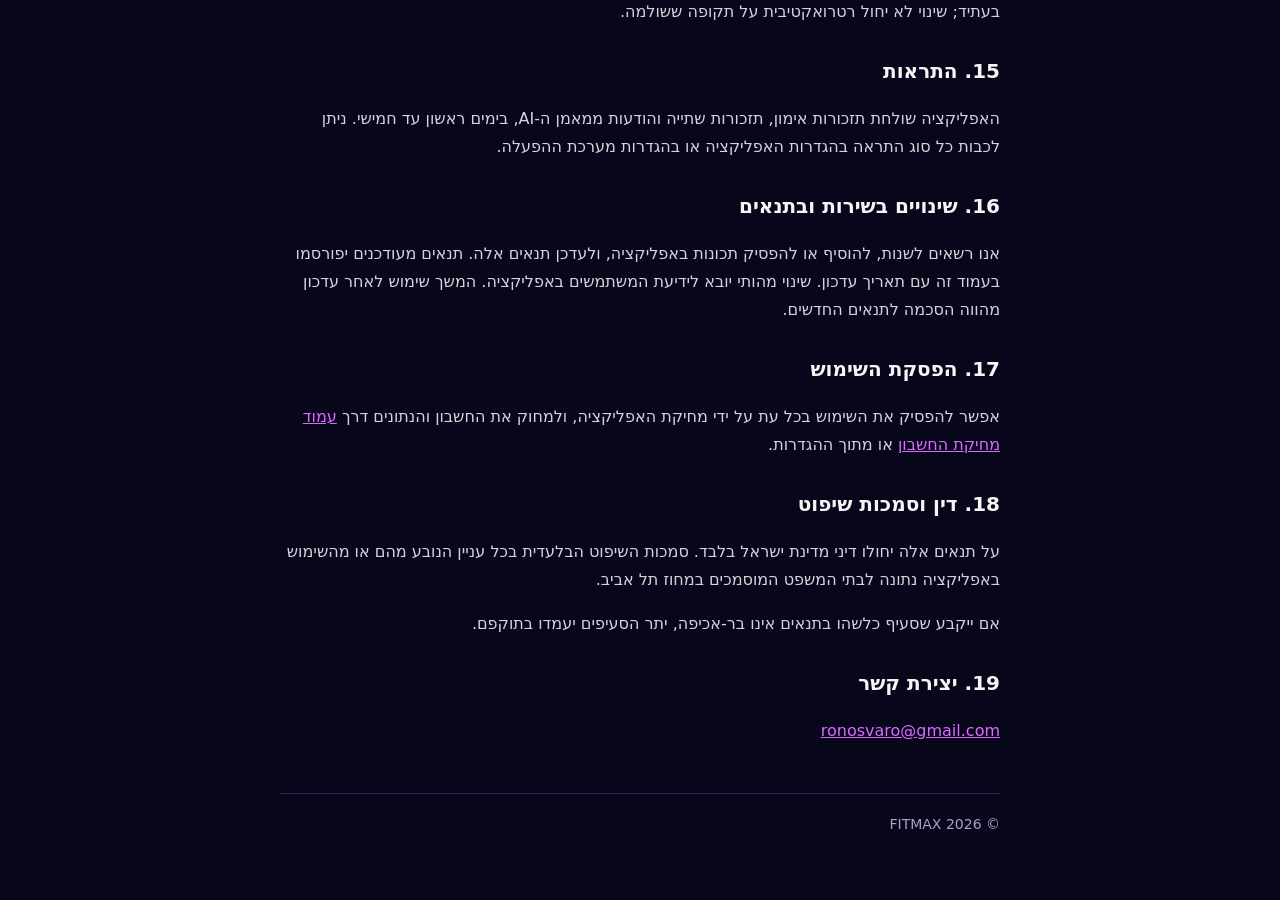
<file: terms.html>
<!doctype html>
<html lang="he" dir="rtl">
<head>
<meta charset="utf-8"><meta name="viewport" content="width=device-width,initial-scale=1">
<title>תנאי שימוש | FITMAX</title>
<link rel="stylesheet" href="style.css">
</head>
<body><div class="wrap">
<header><a class="brand" href="index.html">FIT<span>MAX</span></a><nav><a href="privacy.html">פרטיות</a><a href="terms.html">תנאי שימוש</a><a href="delete-account.html">מחיקת חשבון</a></nav></header>
<h1>תנאי שימוש</h1>
<p class="muted">עודכן לאחרונה: 27 בספטמבר 2026</p>

<div class="card">
<h2>לפני הכול — בטיחות</h2>
<p><b>FITMAX אינה שירות רפואי ואינה מחליפה רופא, פיזיותרפיסט או מאמן כושר מוסמך שרואה אותך פנים אל פנים.</b> פעילות גופנית כרוכה בסיכון לפציעה. לפני שמתחילים תוכנית אימונים או משנים תזונה — ובמיוחד אם יש מצב רפואי, מחלת לב, לחץ דם, סוכרת, בעיות שלד או פרקים, אם את בהריון או אחרי לידה, אם אתם אחרי פציעה או ניתוח, או אם אתם נוטלים תרופות — חובה להתייעץ עם רופא. אם במהלך אימון מופיעים כאב חד, סחרחורת, קוצר נשימה, כאב בחזה או תחושה חריגה — יש להפסיק מיד ולפנות לקבלת טיפול רפואי.</p>
</div>

<h2>1. מה מסדירים התנאים האלה</h2>
<p>תנאים אלה הם הסכם מחייב בינך לבין מפעיל אפליקציית FITMAX ("האפליקציה", "אנחנו", "אנו"). השימוש באפליקציה, לרבות הורדתה, פתיחת חשבון או שימוש בכל תכונה שלה, מהווה הסכמה מלאה לתנאים. מי שאינו מסכים להם — אינו רשאי להשתמש באפליקציה, ויכול למחוק אותה בכל רגע.</p>
<p>לצד תנאים אלה חלה גם <a href="privacy.html">מדיניות הפרטיות</a> שלנו, והיא חלק בלתי נפרד מהם.</p>

<h2>2. גיל</h2>
<p>השימוש מותר מגיל 16 ומעלה. מתחת לגיל 18 נדרשת הסכמת הורה או אפוטרופוס. פתיחת חשבון מהווה הצהרה שאתה עומד בתנאי הגיל.</p>

<h2>3. תוכן האפליקציה אינו ייעוץ אישי</h2>
<p>תוכניות האימון, התפריטים, ערכי הקלוריות, המשקלים המומלצים, מפות השרירים, ההסברים והתשובות של מאמן ה-AI הם <b>תוכן כללי שנוצר אוטומטית</b> על בסיס הנתונים שמסרת. הם אינם אבחנה, אינם המלצה רפואית או תזונתית אישית, ואינם מתחשבים במצבך הבריאותי, בפציעות עבר, ברגישויות, באלרגיות או בתרופות שאתה נוטל — אלא אם מסרת זאת במפורש, וגם אז אין בכך תחליף לבדיקה מקצועית.</p>
<p>"ג'וני", מאמן ה-AI, הוא דמות ממוחשבת של האפליקציה. הוא אינו אדם, אינו מאמן מוסמך ואינו איש מקצוע רפואי, ואין להסתמך על דבריו כייעוץ מקצועי.</p>

<h2>4. דיוק המידע</h2>
<p>אנו משתדלים שהמידע יהיה מדויק, אך אין באפשרותנו להתחייב לכך. ערכי קלוריות ומאקרו הם הערכה; ניתוח ארוחה מתמונה או מתיאור מבוצע על ידי בינה מלאכותית ועשוי לטעות; שמות תרגילים, סיווג שרירים ומישורי תנועה הם תיאור חינוכי מפושט; ומשקלי העבודה המוצעים הם נקודת פתיחה בלבד שיש להתאים לתחושה ולכוח בפועל. <b>אין להסתמך על נתוני האפליקציה לצורך החלטה רפואית, תזונתית או תרופתית.</b></p>

<h2>5. אחריות המשתמש</h2>
<p>השימוש באפליקציה ובכל תוכן שבה נעשה על אחריותך בלבד. אתה האחראי הבלעדי לכך שאתה כשיר פיזית לבצע את התרגילים, לבחירת משקלי העבודה, לביצוע נכון של התנועה, לשימוש בטוח בציוד ובמתקן שבו אתה מתאמן, ולעצירה בזמן. עליך להתאים את העומס ליכולתך ולוותר על כל תרגיל שאינך בטוח בביצועו או שגורם לכאב.</p>

<h2>6. הגבלת אחריות</h2>
<p>האפליקציה והתוכן שבה ניתנים כמות שהם ("AS IS") וכפי שהם זמינים, ללא אחריות מכל סוג, מפורשת או משתמעת, לרבות אחריות להתאמה לצורך מסוים, לזמינות רציפה, להיעדר תקלות או לדיוק.</p>
<p>במידה המרבית המותרת בדין, אנו, לרבות מי מטעמנו, לא נישא באחריות לכל נזק — ישיר, עקיף, תוצאתי או אחר — לרבות פציעה גופנית, החמרת מצב רפואי, נזק בריאותי, אובדן נתונים או הפסד כספי, שנגרם או נטען שנגרם משימוש באפליקציה, מהסתמכות על תוכן שבה, מאי-זמינותה או מתקלה בה.</p>
<p>ככל שתוטל עלינו אחריות על אף האמור, היא תוגבל לסכום ששילמת לנו בפועל עבור האפליקציה בשנים-עשר החודשים שקדמו לאירוע, ואם לא שילמת — לסכום של 100 ש"ח.</p>
<p>אין בתנאים אלה כדי להגביל אחריות שלא ניתן להגבילה לפי דין, לרבות במקרה של מעשה בזדון.</p>

<h2>7. שיפוי</h2>
<p>אם השימוש שלך באפליקציה בניגוד לתנאים אלה או בניגוד לדין יגרום לתביעה או לדרישה נגדנו מצד שלישי, אתה מתחייב לשפות אותנו בגין כל נזק, הוצאה ושכר טרחת עורך דין שייגרמו לנו בשל כך.</p>

<h2>8. חשבון המשתמש</h2>
<p>אתה אחראי לשמירת פרטי הכניסה שלך ולכל פעולה שתתבצע בחשבונך. הנתונים שתמסור צריכים להיות נכונים — תוכנית שנבנית על גיל, משקל או רמת כושר שגויים עלולה להיות לא מתאימה ואף מסוכנת. אנו רשאים להשעות או לסגור חשבון שנעשה בו שימוש לרעה, בניגוד לדין או באופן שפוגע במשתמשים אחרים.</p>

<h2>9. מאמנים ומתאמנים</h2>
<p>האפליקציה מאפשרת למאמן כושר לנהל מתאמנים, לצפות בהתקדמותם ולעדכן להם תוכנית. <b>מאמן שפועל באפליקציה הוא גורם עצמאי ואינו מטעמנו.</b> התוכניות, ההנחיות והייעוץ שהוא נותן הם באחריותו המלאה ובאחריות היחסים שבינו לבין המתאמן, ואיננו צד להם ואיננו בודקים אותם. מתאמן רשאי להתנתק ממאמן בכל עת דרך ההגדרות.</p>

<h2>10. תמונות ונתונים שאתה מעלה</h2>
<p>אתה מצהיר שיש לך את הזכות להעלות כל תמונה או תוכן שאתה מוסיף לאפליקציה. תמונות ההתקדמות נשמרות במכשיר שלך בלבד. פירוט מלא — ב<a href="privacy.html">מדיניות הפרטיות</a>.</p>

<h2>11. שימוש אסור</h2>
<p>אין להעתיק, לשכפל, לבצע הנדסה לאחור, לגרד (scraping) או להפיץ את תוכן האפליקציה; אין להשתמש בה למטרה מסחרית ללא אישורנו בכתב; אין לנסות לפרוץ, להעמיס או לשבש אותה; ואין להשתמש בה בדרך שפוגעת באדם אחר או מפרה את הדין.</p>

<h2>12. קניין רוחני</h2>
<p>כל הזכויות באפליקציה — בקוד, בעיצוב, בשם, בסמל, בטקסטים, במאגר התרגילים, באיורים ובתכנים — שמורות לנו או לבעלי הזכויות מטעמנו. אין בשימוש באפליקציה כדי להעניק לך זכות כלשהי בהם, מעבר לרישיון אישי, מוגבל, לא בלעדי ולא ניתן להעברה להשתמש באפליקציה לשימושך הפרטי.</p>

<h2>13. תוכן ושירותים של צד שלישי</h2>
<p>סרטוני ההדגמה מוצגים באמצעות נגן YouTube הרשמי ובכפוף לתנאי השימוש ולמדיניות הפרטיות של YouTube ו-Google. האפליקציה נעזרת גם בשירותי ענן ובינה מלאכותית של צדדים שלישיים. איננו אחראים לתוכן, לזמינות או למדיניות של שירותים אלה.</p>

<h2>14. מנויים ותשלומים</h2>
<p>ככל שמוצע מנוי בתשלום, החיוב מתבצע דרך חנות האפליקציות (Google Play או App Store) ובהתאם לתנאיה. תקופת ניסיון, ככל שניתנת, מסתיימת אוטומטית והמנוי מתחדש אלא אם בוטל לפני תום התקופה. ביטול וניהול המנוי מתבצעים בהגדרות החשבון בחנות שדרכה נרכש. החזרים כפופים למדיניות אותה חנות. איננו רואים ואיננו שומרים פרטי אמצעי תשלום.</p>
<p>בתקופת ההשקה כל התכונות פתוחות ללא תשלום. אנו רשאים לשנות את מבנה המנויים ואת המחירים בעתיד; שינוי לא יחול רטרואקטיבית על תקופה ששולמה.</p>

<h2>15. התראות</h2>
<p>האפליקציה שולחת תזכורות אימון, תזכורות שתייה והודעות ממאמן ה-AI, בימים ראשון עד חמישי. ניתן לכבות כל סוג התראה בהגדרות האפליקציה או בהגדרות מערכת ההפעלה.</p>

<h2>16. שינויים בשירות ובתנאים</h2>
<p>אנו רשאים לשנות, להוסיף או להפסיק תכונות באפליקציה, ולעדכן תנאים אלה. תנאים מעודכנים יפורסמו בעמוד זה עם תאריך עדכון. שינוי מהותי יובא לידיעת המשתמשים באפליקציה. המשך שימוש לאחר עדכון מהווה הסכמה לתנאים החדשים.</p>

<h2>17. הפסקת השימוש</h2>
<p>אפשר להפסיק את השימוש בכל עת על ידי מחיקת האפליקציה, ולמחוק את החשבון והנתונים דרך <a href="delete-account.html">עמוד מחיקת החשבון</a> או מתוך ההגדרות.</p>

<h2>18. דין וסמכות שיפוט</h2>
<p>על תנאים אלה יחולו דיני מדינת ישראל בלבד. סמכות השיפוט הבלעדית בכל עניין הנובע מהם או מהשימוש באפליקציה נתונה לבתי המשפט המוסמכים במחוז תל אביב.</p>
<p>אם ייקבע שסעיף כלשהו בתנאים אינו בר-אכיפה, יתר הסעיפים יעמדו בתוקפם.</p>

<h2>19. יצירת קשר</h2>
<p><a href="mailto:ronosvaro@gmail.com">ronosvaro@gmail.com</a></p>

<footer class="muted">© 2026 FITMAX</footer>
</div></body>
</html>
</file>
<file: style.css>
:root { --bg:#08061A; --card:#14102E; --border:#2E2558; --brand:#AF16FB; --brand-ink:#FFFFFF; --text:#f5f5f5; --dim:#A8A2C4; }
* { box-sizing: border-box; }
body { margin:0; background:var(--bg); color:var(--text); font-family:'Heebo',system-ui,-apple-system,'Segoe UI',Arial,sans-serif; line-height:1.75; }
.wrap { max-width:760px; margin:0 auto; padding:32px 20px 64px; }
header { display:flex; align-items:center; justify-content:space-between; gap:12px; margin-bottom:28px; }
.brand { font-weight:900; font-size:26px; letter-spacing:1px; color:var(--text); text-decoration:none; }
.brand span { color:var(--brand); }
nav a { color:var(--dim); text-decoration:none; margin-inline-start:16px; font-size:15px; }
nav a:hover { color:var(--text); }
h1 { font-size:34px; line-height:1.2; margin:0 0 8px; font-weight:900; }
h2 { font-size:20px; margin:28px 0 6px; color:var(--text); }
p, li { color:#d4d4d8; font-size:16px; }
.muted { color:var(--dim); font-size:14px; }
.card { background:var(--card); border:1px solid var(--border); border-radius:18px; padding:22px; margin-top:18px; }
.btn { display:inline-block; background:var(--brand); color:var(--brand-ink); font-weight:800; padding:14px 26px; border-radius:999px; text-decoration:none; margin-top:14px; }
a { color:#D96BFF; }
footer { margin-top:48px; border-top:1px solid var(--border); padding-top:18px; }
@media (max-width:480px) { h1 { font-size:28px; } nav a { margin-inline-start:10px; font-size:14px; } }
.card h2:first-child { margin-top:0; }
</file>
